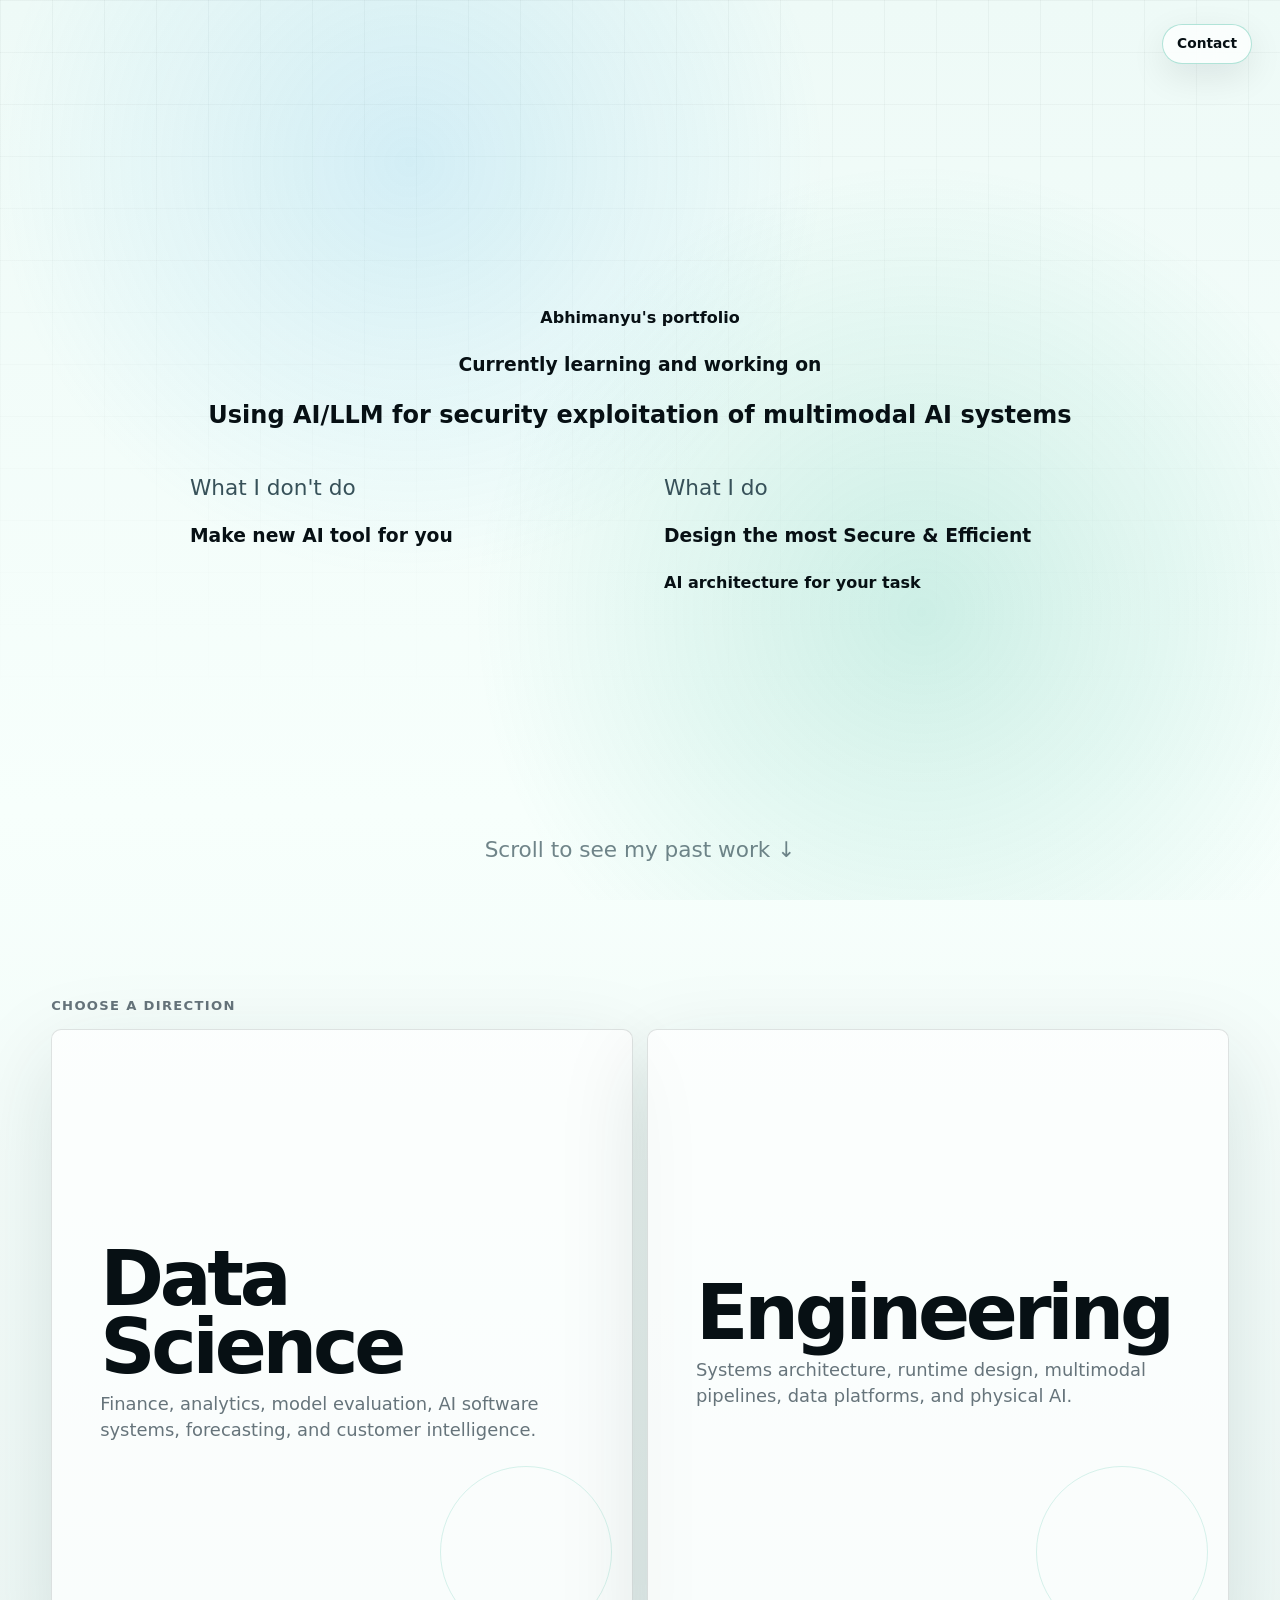
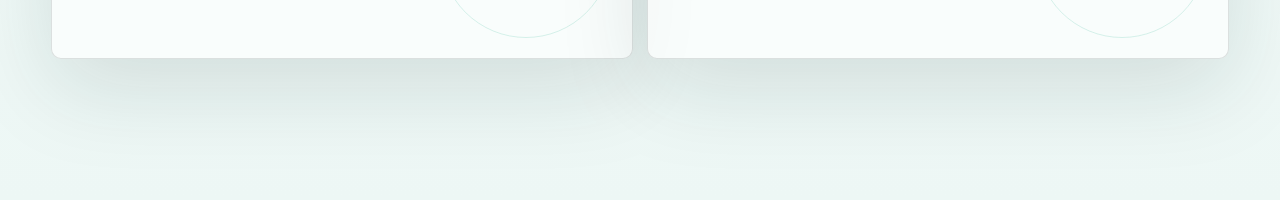
<file: index.html>
<!DOCTYPE html>
<html lang="en">
<head>
  <meta charset="UTF-8" />
  <meta name="viewport" content="width=device-width, initial-scale=1.0" />
  <title>Darwin Edge AI Portfolio</title>
  <meta name="description" content="Portfolio across data science, AI systems, engineering, finance, and physical AI." />
    <link rel="stylesheet" href="css/style.css" />
</head>
<body>
  <div class="grain" aria-hidden="true"></div>
  <a class="contact-fab" id="contactButton" href="contact.html">Contact</a>
  <main>
    <section class="landing" id="landing" aria-label="Landing">
  <div class="landing-content">
    <h4>Abhimanyu's portfolio</h4>
    <h3>Currently learning and working on</h3>
    <h2>Using AI/LLM for security exploitation of multimodal AI systems</h2>

    <div class="landing-boxes">

  <div class="landing-box landing-left">
    <p>What I don't do</p>
    <h3>Make new AI tool for you</h3>


  </div>

  <div class="landing-box landing-right">
    <p>What I do</p>
    <h3>Design the most Secure & Efficient</h3>
    <h4>AI architecture for your task</h4>

  </div>

      <p class="scroll-hint">Scroll to see my past work ↓</p>

</div>
  </div>
</section>

    <section class="experience" id="experience" aria-label="Portfolio navigation">
      <div class="level-bar">
        <div class="breadcrumb" id="breadcrumb">Choose a direction</div>
        <button class="back-btn" id="backButton" type="button" hidden>Back</button>
      </div>

      <div class="split-stage" id="stage">
        <article class="panel" id="panel-data">
          <button class="panel-btn" type="button" data-action="domain" data-value="data">
            <h2>Data Science</h2>
            <p>Finance, analytics, model evaluation, AI software systems, forecasting, and customer intelligence.</p>
          </button>
        </article>
        <article class="panel" id="panel-engineering">
          <button class="panel-btn" type="button" data-action="domain" data-value="engineering">
            <h2>Engineering</h2>
            <p>Systems architecture, runtime design, multimodal pipelines, data platforms, and physical AI.</p>
          </button>
        </article>
      </div>
    </section>
  </main>

  <div class="contact-backdrop" id="contactBackdrop" role="presentation">
    <section class="contact-panel" id="contactPanel" role="dialog" aria-modal="true" aria-labelledby="contactTitle">
      <header>
        <h2 id="contactTitle">Contact</h2>
        <button class="close-contact" id="closeContact" type="button" aria-label="Close contact panel">Close</button>
      </header>
      <div class="contact-list">
        <div class="contact-line"><span>Phone</span><a id="contactPhone" href="tel:+19427882407">+1-9427882407</a></div>
        <div class="contact-line"><span>Email 1</span><strong id="emailOne" class="empty">Empty placeholder</strong></div>
        <div class="contact-line"><span>Email 2</span><strong id="emailTwo" class="empty">Empty placeholder</strong></div>
      </div>
    </section>
  </div>


  <script src="js/projects.js"></script>
  <script src="js/script.js"></script>
</body>
</html>
</file>
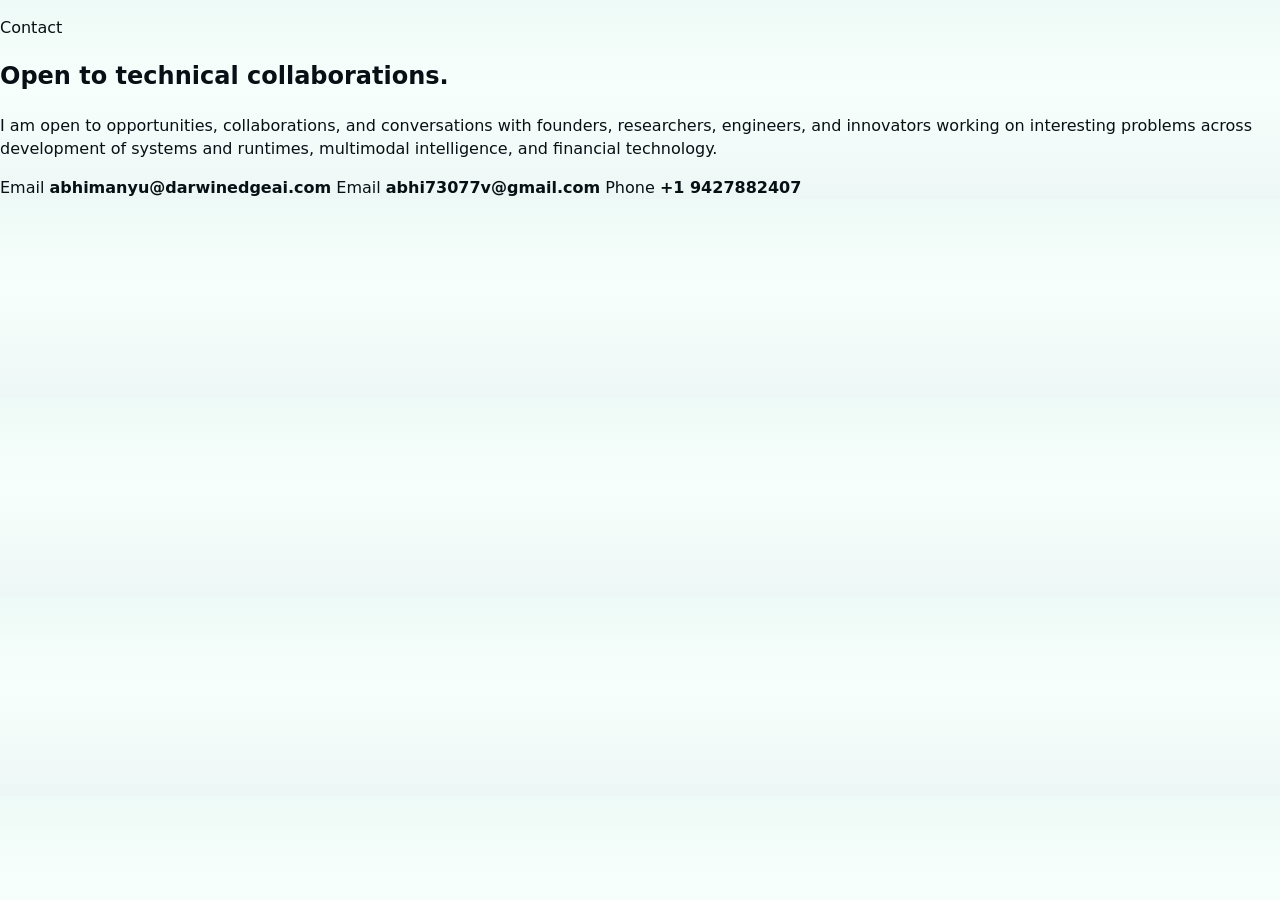
<file: contact.html>
<!DOCTYPE html>
<html lang="en">
<head>
  <meta charset="UTF-8" />
  <meta name="viewport" content="width=device-width, initial-scale=1.0" />
  <title>Contact | Systems Portfolio</title>
  <meta name="description" content="Contact for technical opportunities and collaborations across model design, AI architecture, multimodal intelligence, and financial technology." />
<!--  <link rel="icon" href="images/logo.svg" type="image/svg+xml" />-->
  <link rel="stylesheet" href="css/style.css" />
  <script async src="https://www.googletagmanager.com/gtag/js?id=G-LLYBDSSKZY"></script>
  <script>
    window.dataLayer = window.dataLayer || [];
    function gtag(){dataLayer.push(arguments);}
    gtag("js", new Date());
    gtag("config", "G-LLYBDSSKZY");
  </script>
</head>
<body>
  <div class="shell-grid" aria-hidden="true"></div>

  <header class="topbar">

    </nav>
  </header>

  <main class="contact-shell">
    <section class="contact-card">
      <p class="eyebrow">Contact</p>
      <h1>Open to technical collaborations.</h1>
      <p class="contact-lead">I am open to opportunities, collaborations, and conversations with founders, researchers, engineers, and innovators working on interesting problems across development of systems and runtimes, multimodal intelligence, and financial technology.</p>

      <div class="contact-rail" aria-label="Contact details">
        <a href="mailto:abhimanyu@darwinedgeai.com">
          <span>Email</span>
          <strong>abhimanyu@darwinedgeai.com</strong>
        </a>
        <a href="mailto:abhi73077v@gmail.com">
          <span>Email</span>
          <strong>abhi73077v@gmail.com</strong>
        </a>
        <a href="">
          <span>Phone</span>
          <strong> +1 9427882407 </strong>
        </a>
      </div>


    </section>
  </main>
</body>
</html>
</file>
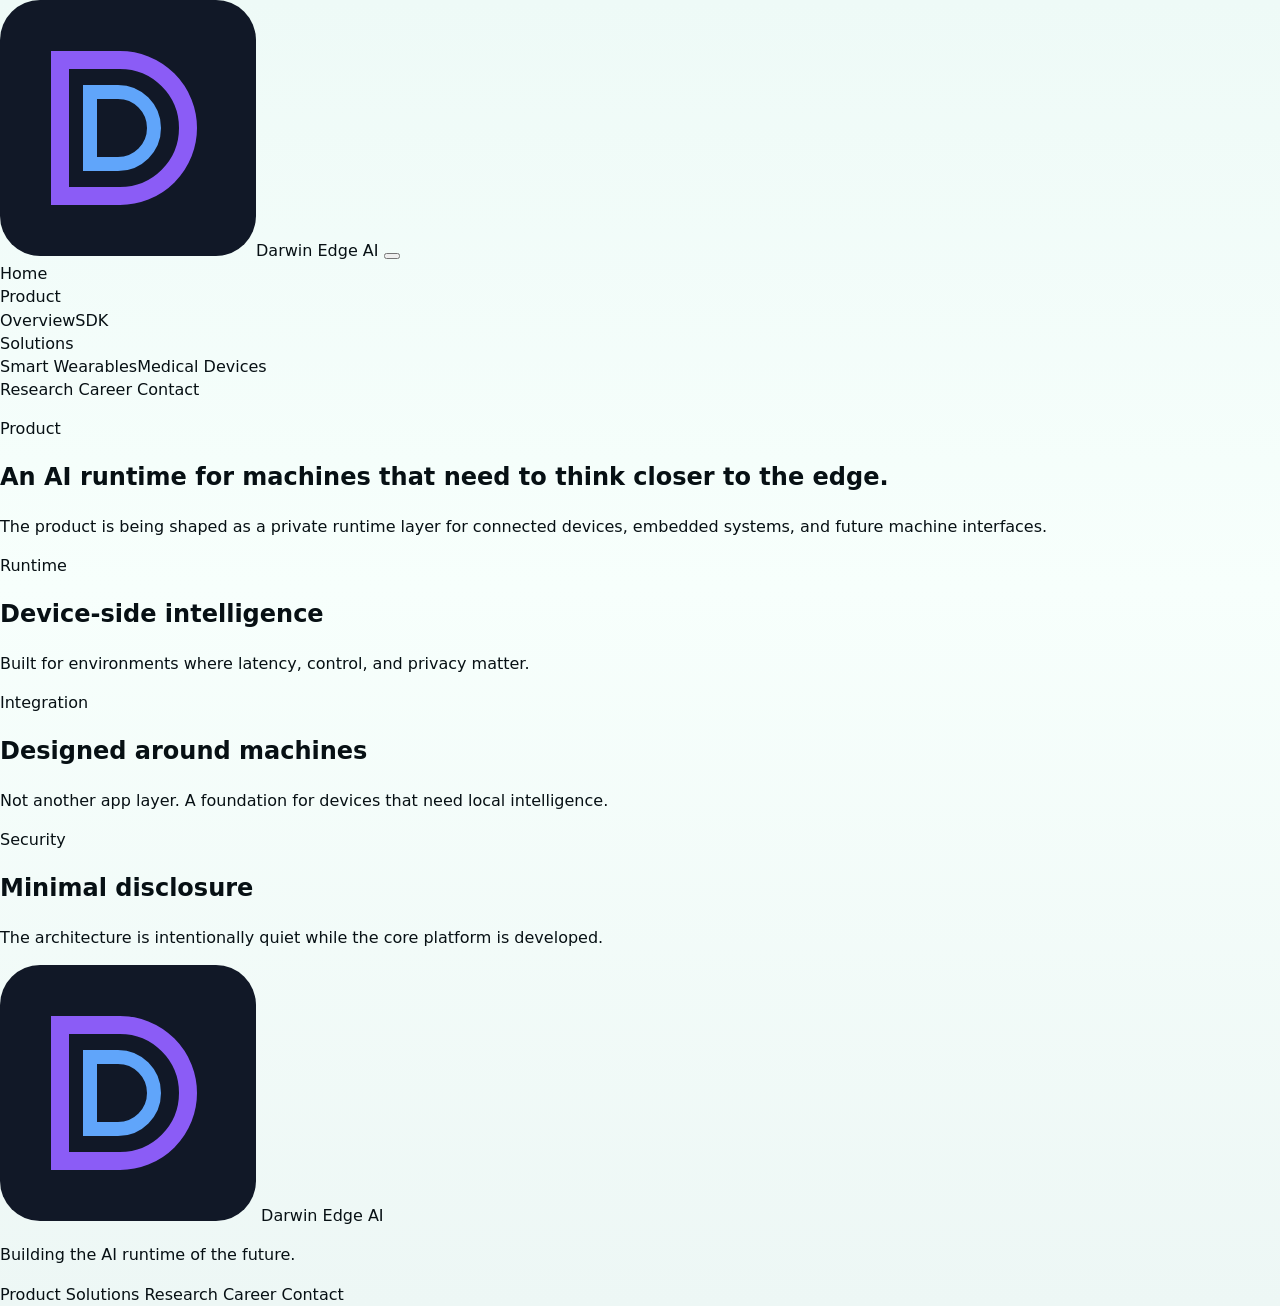
<file: products.html>
<!DOCTYPE html>
<html lang="en">
<head>
  <meta charset="UTF-8" />
  <meta name="viewport" content="width=device-width, initial-scale=1.0" />
  <title>Product | Darwin Edge AI</title>
  <link rel="icon" href="images/logo.svg" type="image/svg+xml" />
  <link rel="stylesheet" href="css/style.css" />
</head>
<body>
  <header class="site-header">
    <a class="brand" href="index.html"><img src="images/logo.svg" alt="Darwin Edge AI logo" /><span>Darwin Edge AI</span></a>
    <button class="nav-toggle" aria-label="Open navigation" aria-expanded="false"><span></span><span></span><span></span></button>
    <nav class="site-nav">
      <a href="index.html">Home</a>
      <div class="nav-item"><a class="active" href="products.html">Product</a><div class="dropdown"><a href="products.html">Overview</a><a href="sdk.html">SDK</a></div></div>
      <div class="nav-item"><a href="solutions.html">Solutions</a><div class="dropdown"><a href="solutions.html#smart-wearables">Smart Wearables</a><a href="solutions.html#medical-devices">Medical Devices</a></div></div>
      <a href="research.html">Research</a>
      <a href="careers.html">Career</a>
      <a href="contact.html">Contact</a>
    </nav>
  </header>
  <main>
    <section class="section page-hero quiet-page">
      <p class="eyebrow">Product</p>
      <h1>An AI runtime for machines that need to think closer to the edge.</h1>
      <p class="hero-text">The product is being shaped as a private runtime layer for connected devices, embedded systems, and future machine interfaces.</p>
    </section>
    <section class="section quiet-grid">
      <article><span>Runtime</span><h2>Device-side intelligence</h2><p>Built for environments where latency, control, and privacy matter.</p></article>
      <article><span>Integration</span><h2>Designed around machines</h2><p>Not another app layer. A foundation for devices that need local intelligence.</p></article>
      <article><span>Security</span><h2>Minimal disclosure</h2><p>The architecture is intentionally quiet while the core platform is developed.</p></article>
    </section>
  </main>
  <footer class="site-footer">
  <div>
    <a class="brand footer-brand" href="index.html">
      <img src="images/logo.svg" alt="Darwin Edge AI logo" />
      <span>Darwin Edge AI</span>
    </a>
    <p>Building the AI runtime of the future.</p>
  </div>
  <div class="footer-links">
    <a href="products.html">Product</a>
    <a href="solutions.html">Solutions</a>
    <a href="research.html">Research</a>
    <a href="careers.html">Career</a>
    <a href="contact.html">Contact</a>
  </div>
</footer>
  <script src="js/script.js"></script>
</body>
</html>
</file>
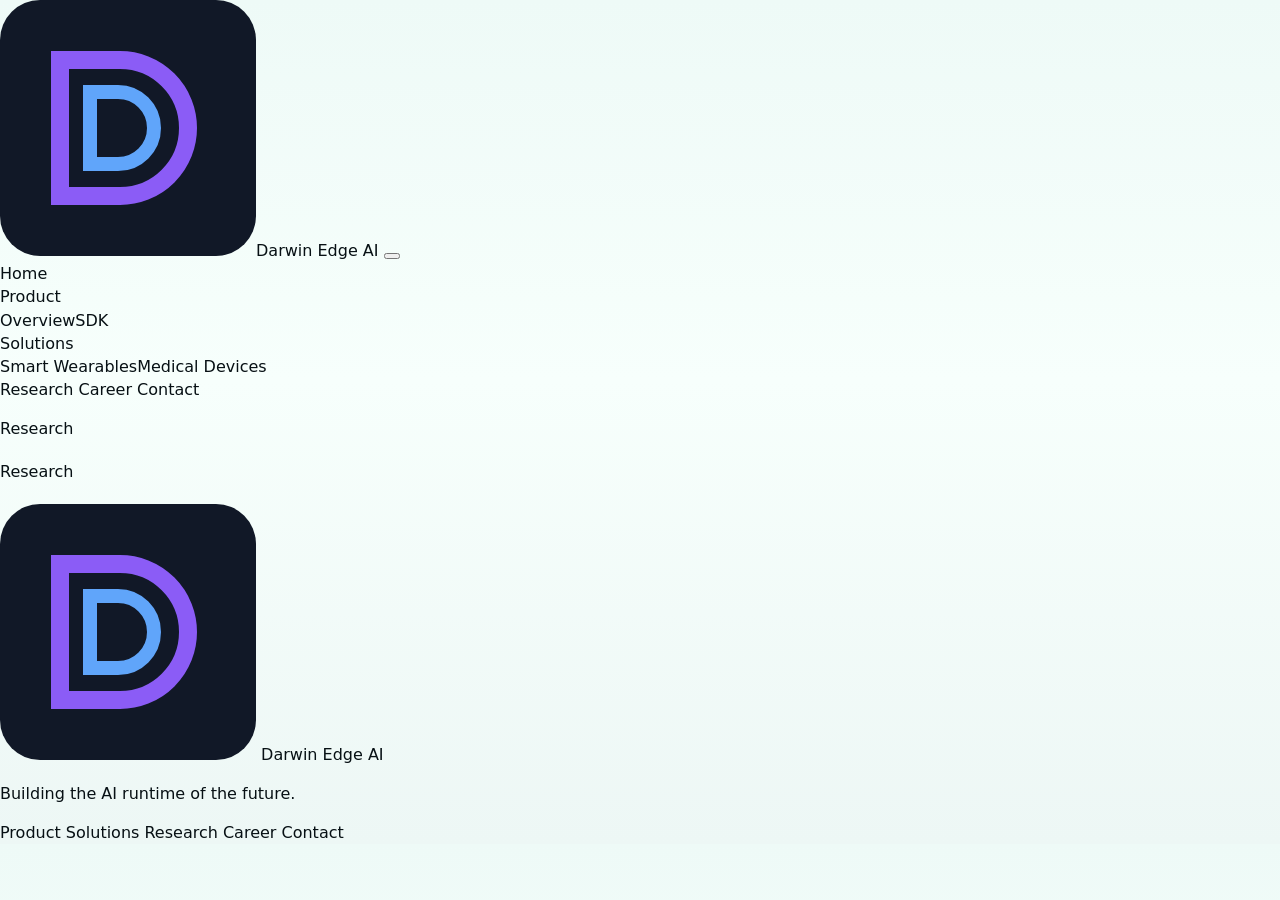
<file: research.html>
<!DOCTYPE html>
<html lang="en">
<head>
  <meta charset="UTF-8" />
  <meta name="viewport" content="width=device-width, initial-scale=1.0" />
  <title>Research | Darwin Edge AI</title>
  <link rel="icon" href="images/logo.svg" type="image/svg+xml" />
  <link rel="stylesheet" href="css/style.css" />
</head>
<body>
  <header class="site-header">
    <a class="brand" href="index.html"><img src="images/logo.svg" alt="Darwin Edge AI logo" /><span>Darwin Edge AI</span></a>
    <button class="nav-toggle" aria-label="Open navigation" aria-expanded="false"><span></span><span></span><span></span></button>
    <nav class="site-nav">
      <a href="index.html">Home</a>
      <div class="nav-item"><a href="products.html">Product</a><div class="dropdown"><a href="products.html">Overview</a><a href="sdk.html">SDK</a></div></div>
      <div class="nav-item"><a href="solutions.html">Solutions</a><div class="dropdown"><a href="solutions.html#smart-wearables">Smart Wearables</a><a href="solutions.html#medical-devices">Medical Devices</a></div></div>
      <a class="active" href="research.html">Research</a>
      <a href="careers.html">Career</a>
      <a href="contact.html">Contact</a>
    </nav>
  </header>
  <main>
    <section class="section page-hero quiet-page">
      <p class="eyebrow">Research</p>
      <h1></h1>
      <p class="hero-text"></p>
    </section>
    <section class="section research-hold">
      <div class="research-note">
        <span>Research</span>
        <h2></h2>
        <p>
          
        </p>
      </div>
    </section>
  </main>
  <footer class="site-footer">
  <div>
    <a class="brand footer-brand" href="index.html">
      <img src="images/logo.svg" alt="Darwin Edge AI logo" />
      <span>Darwin Edge AI</span>
    </a>
    <p>Building the AI runtime of the future.</p>
  </div>
  <div class="footer-links">
    <a href="products.html">Product</a>
    <a href="solutions.html">Solutions</a>
    <a href="research.html">Research</a>
    <a href="careers.html">Career</a>
    <a href="contact.html">Contact</a>
  </div>
</footer>
  <script src="js/script.js"></script>
</body>
</html>
</file>
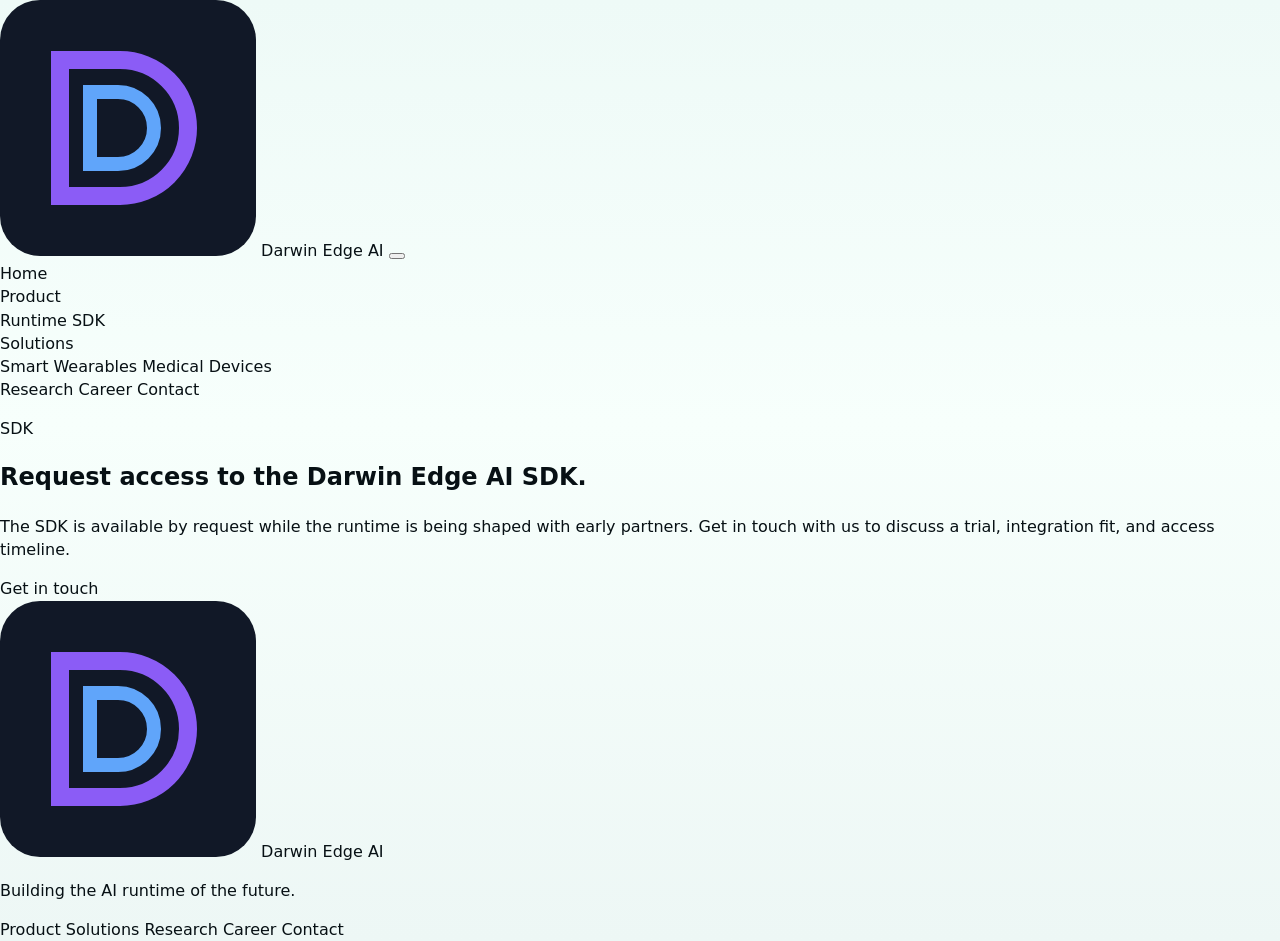
<file: sdk.html>
<!DOCTYPE html>
<html lang="en">
<head>
  <meta charset="UTF-8" />
  <meta name="viewport" content="width=device-width, initial-scale=1.0" />
  <title>SDK | Darwin Edge AI</title>
  <meta name="description" content="Get in touch with Darwin Edge AI to request a trial of the SDK." />
  <link rel="icon" href="images/logo.svg" type="image/svg+xml" />
  <link rel="stylesheet" href="css/style.css" />
</head>
<!-- Google tag (gtag.js) -->
<script async src="https://www.googletagmanager.com/gtag/js?id=G-LLYBDSSKZY"></script>
<script>
  window.dataLayer = window.dataLayer || [];
  function gtag(){dataLayer.push(arguments);}
  gtag('js', new Date());

  gtag('config', 'G-LLYBDSSKZY');
</script>
<body>
  <header class="site-header">
    <a class="brand" href="index.html">
      <img src="images/logo.svg" alt="Darwin Edge AI logo" />
      <span>Darwin Edge AI</span>
    </a>
    <button class="nav-toggle" aria-label="Open navigation" aria-expanded="false">
      <span></span>
      <span></span>
      <span></span>
    </button>
    <nav class="site-nav">
      <a href="index.html">Home</a>
      <div class="nav-item">
        <a class="active" href="products.html">Product</a>
        <div class="dropdown">
          <a href="products.html">Runtime</a>
          <a href="sdk.html">SDK</a>
        </div>
      </div>
      <div class="nav-item">
        <a href="solutions.html">Solutions</a>
        <div class="dropdown">
          <a href="solutions.html#smart-wearables">Smart Wearables</a>
          <a href="solutions.html#medical-devices">Medical Devices</a>
        </div>
      </div>
      <a href="research.html">Research</a>
      <a href="careers.html">Career</a>
      <a href="contact.html">Contact</a>
    </nav>
  </header>

  <main>
    <section class="section page-hero quiet-page sdk-page">
      <p class="eyebrow">SDK</p>
      <h1>Request access to the Darwin Edge AI SDK.</h1>
      <p class="hero-text">
        The SDK is available by request while the runtime is being shaped with early partners.
        Get in touch with us to discuss a trial, integration fit, and access timeline.
      </p>
      <a class="btn primary" href="contact.html">Get in touch</a>
    </section>
  </main>

  <footer class="site-footer">
  <div>
    <a class="brand footer-brand" href="index.html">
      <img src="images/logo.svg" alt="Darwin Edge AI logo" />
      <span>Darwin Edge AI</span>
    </a>
    <p>Building the AI runtime of the future.</p>
  </div>
  <div class="footer-links">
    <a href="products.html">Product</a>
    <a href="solutions.html">Solutions</a>
    <a href="research.html">Research</a>
    <a href="careers.html">Career</a>
    <a href="contact.html">Contact</a>
  </div>
</footer>

  <script src="js/script.js"></script>
</body>
</html>
</file>
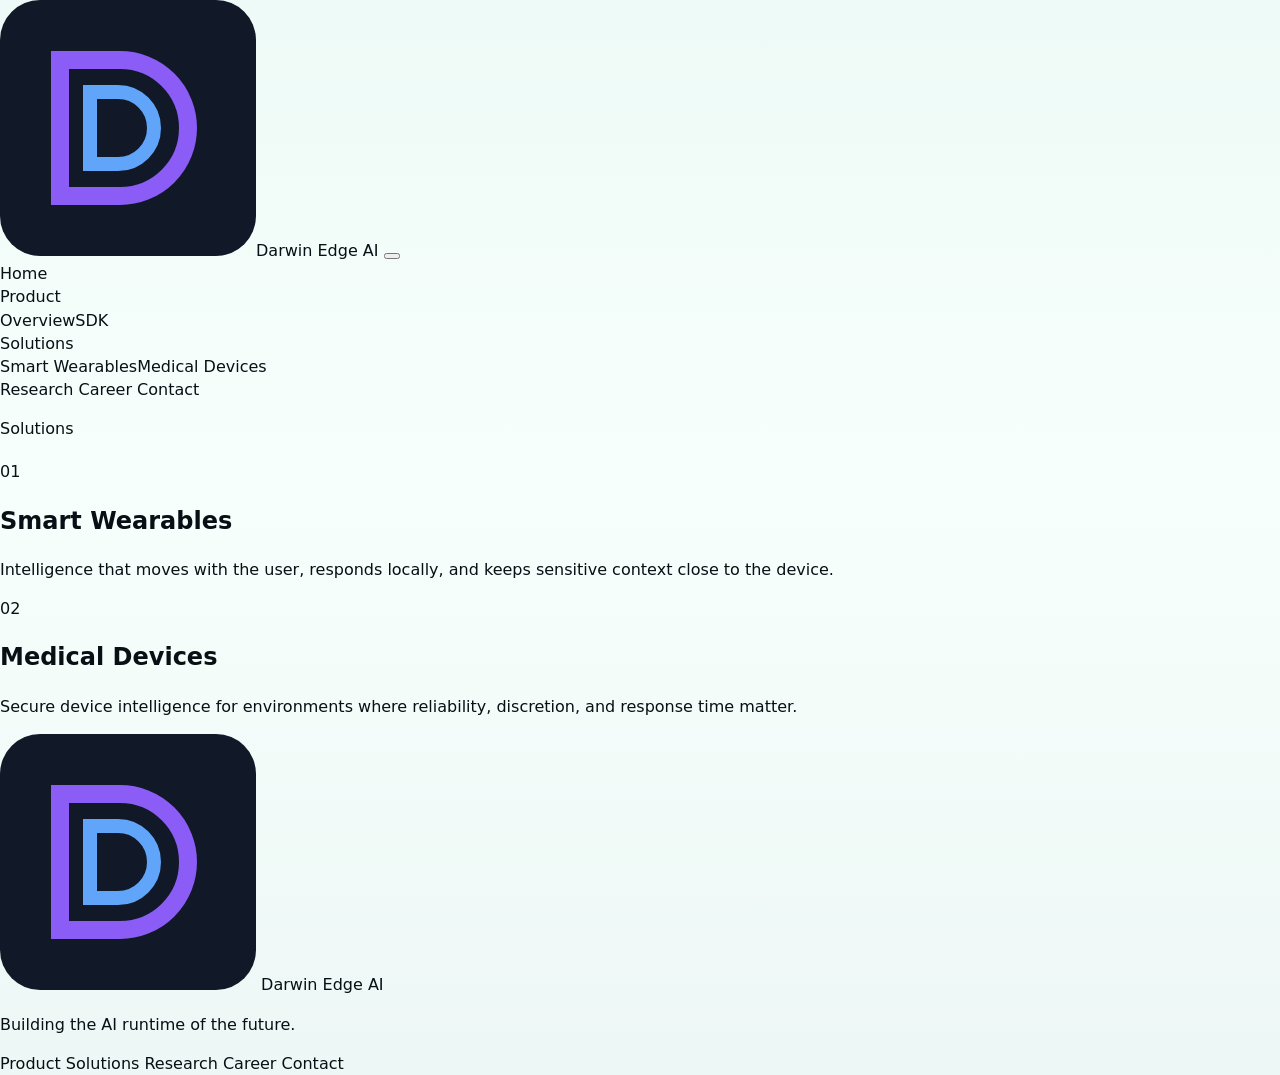
<file: solutions.html>
<!DOCTYPE html>
<html lang="en">
<head>
  <meta charset="UTF-8" />
  <meta name="viewport" content="width=device-width, initial-scale=1.0" />
  <title>Solutions | Darwin Edge AI</title>
  <link rel="icon" href="images/logo.svg" type="image/svg+xml" />
  <link rel="stylesheet" href="css/style.css" />
</head>
<body>
  <header class="site-header">
    <a class="brand" href="index.html"><img src="images/logo.svg" alt="Darwin Edge AI logo" /><span>Darwin Edge AI</span></a>
    <button class="nav-toggle" aria-label="Open navigation" aria-expanded="false"><span></span><span></span><span></span></button>
    <nav class="site-nav">
      <a href="index.html">Home</a>
      <div class="nav-item"><a href="products.html">Product</a><div class="dropdown"><a href="products.html">Overview</a><a href="sdk.html">SDK</a></div></div>
      <div class="nav-item"><a class="active" href="solutions.html">Solutions</a><div class="dropdown"><a href="solutions.html#smart-wearables">Smart Wearables</a><a href="solutions.html#medical-devices">Medical Devices</a></div></div>
      <a href="research.html">Research</a>
      <a href="careers.html">Career</a>
      <a href="contact.html">Contact</a>
    </nav>
  </header>
  <main>
    <section class="section page-hero quiet-page">
      <p class="eyebrow">Solutions</p>
      <h1></h1>
      <p class="hero-text"></p>
    </section>
    <section class="section solution-list">
      <a class="solution-panel" id="smart-wearables" href="contact.html">
        <span>01</span>
        <h2>Smart Wearables</h2>
        <p>Intelligence that moves with the user, responds locally, and keeps sensitive context close to the device.</p>
      </a>
      <a class="solution-panel" id="medical-devices" href="contact.html">
        <span>02</span>
        <h2>Medical Devices</h2>
        <p>Secure device intelligence for environments where reliability, discretion, and response time matter.</p>
      </a>
    </section>
  </main>
  <footer class="site-footer">
  <div>
    <a class="brand footer-brand" href="index.html">
      <img src="images/logo.svg" alt="Darwin Edge AI logo" />
      <span>Darwin Edge AI</span>
    </a>
    <p>Building the AI runtime of the future.</p>
  </div>
  <div class="footer-links">
    <a href="products.html">Product</a>
    <a href="solutions.html">Solutions</a>
    <a href="research.html">Research</a>
    <a href="careers.html">Career</a>
    <a href="contact.html">Contact</a>
  </div>
</footer>
  <script src="js/script.js"></script>
</body>
</html>
</file>
<file: css/style.css>
:root{--bg:#eefaf7;--ink:#071014;--muted:#66747b;--panel:#ffffffcc;--line:rgba(7,16,20,.12);--line2:rgba(24,172,137,.32);--green:#18ac89;--cyan:#3daee9;--dark:#071014;--soft:#f7fffc;--shadow:0 28px 90px rgba(12,43,43,.13);--r:10px}
    *{box-sizing:border-box}html{scroll-behavior:smooth}body{margin:0;background:linear-gradient(180deg,#eefaf7,#f7fffc 45%,#edf7f5);color:var(--ink);font-family:Inter,ui-sans-serif,system-ui,-apple-system,BlinkMacSystemFont,"Segoe UI",Arial,sans-serif;line-height:1.45}button,a{font:inherit}button{color:inherit}a{color:inherit;text-decoration:none}.grain{position:fixed;inset:0;pointer-events:none;background-image:linear-gradient(rgba(7,16,20,.035) 1px,transparent 1px),linear-gradient(90deg,rgba(7,16,20,.035) 1px,transparent 1px);background-size:52px 52px;mask-image:linear-gradient(to bottom,black,transparent 80%)}
    .contact-fab{position:fixed;right:clamp(14px,2.5vw,28px);top:clamp(12px,2.2vw,24px);z-index:80;border:1px solid var(--line2);border-radius:999px;background:rgba(255,255,255,.72);backdrop-filter:blur(16px);box-shadow:0 12px 36px rgba(7,16,20,.09);padding:9px 14px;font-size:.86rem;font-weight:800;cursor:pointer}.contact-fab:hover,.contact-fab:focus-visible{outline:none;border-color:var(--green);background:#fff}.landing{min-height:100svh;display:grid;place-items:center;padding:40px;text-align:center;background:radial-gradient(circle at 32% 18%,rgba(61,174,233,.16),transparent 26rem),radial-gradient(circle at 72% 68%,rgba(24,172,137,.18),transparent 28rem)}.landing h1{margin:0 0 18px;font-size:clamp(3.4rem,11vw,9rem);line-height:.86;letter-spacing:-.06em}.landing p{margin:0;color:#375159;font-size:clamp(1rem,1.8vw,1.35rem)}
    .experience{min-height:100svh;padding:clamp(64px,8vw,96px) clamp(16px,4vw,52px) 34px}.level-bar{display:flex;align-items:center;justify-content:space-between;gap:16px;margin-bottom:14px}.breadcrumb{color:var(--muted);font-size:.82rem;font-weight:850;text-transform:uppercase;letter-spacing:.1em}.back-btn{border:1px solid var(--line);border-radius:999px;background:rgba(255,255,255,.7);padding:8px 12px;cursor:pointer;color:var(--muted);font-size:.85rem;font-weight:800}.back-btn:hover{color:var(--ink);border-color:var(--line2)}.split-stage{height:min(70svh,660px);min-height:480px;display:grid;grid-template-columns:1fr 1fr;gap:14px;transition:grid-template-columns .55s ease}.split-stage.selected-left{grid-template-columns:1fr 0fr}.split-stage.selected-right{grid-template-columns:0fr 1fr}.panel{position:relative;overflow:hidden;border:1px solid var(--line);border-radius:var(--r);background:rgba(255,255,255,.64);box-shadow:var(--shadow);transition:opacity .45s ease,transform .45s ease,border-color .3s ease}.panel.hidden{opacity:0;pointer-events:none;transform:scale(.985)}.panel-btn{width:100%;height:100%;border:0;background:transparent;text-align:left;padding:clamp(22px,4vw,48px);cursor:pointer;display:grid;align-content:center}.panel-btn h2{margin:0 0 10px;font-size:clamp(2.2rem,6vw,6rem);letter-spacing:-.055em;line-height:.88}.panel-btn p{max-width:560px;margin:0;color:var(--muted);font-size:clamp(1rem,1.4vw,1.15rem)}.panel:hover{border-color:var(--line2)}.panel::before{content:"";position:absolute;inset:auto 20px 20px auto;width:170px;height:170px;border:1px solid var(--line2);border-radius:50%;opacity:.5}.subnav{display:none;height:100%;grid-template-rows:auto 1fr;gap:18px;padding:clamp(18px,3vw,34px)}.subnav.active{display:grid}.subnav-head h2{margin:0 0 8px;font-size:clamp(2rem,4.6vw,4.4rem);letter-spacing:-.05em;line-height:.9}.subnav-head p{max-width:760px;margin:0;color:var(--muted)}.tile-grid{display:grid;grid-template-columns:repeat(2,minmax(0,1fr));gap:12px;align-content:}.tile-grid.three{grid-template-columns:repeat(3,minmax(0,1fr))}.tile{border:1px solid var(--line);border-radius:var(--r);background:rgba(255,255,255,.7);padding:22px;text-align:left;cursor:pointer;display:grid;align-content:end;min-height:190px}.tile:hover,.tile:focus-visible{outline:none;border-color:var(--green);box-shadow:0 18px 48px rgba(24,172,137,.13)}.tile strong{display:block;font-size:clamp(1.3rem,2.8vw,2.8rem);letter-spacing:-.04em;line-height:.95}.tile span{display:block;margin-top:10px;color:var(--muted);font-size:.94rem}.project-view{display:none;height:100%;grid-template-rows:auto auto 1fr;gap:12px}.project-view.active{display:grid}.project-head{display:flex;align-items:end;justify-content:space-between;gap:16px}.project-head h2{margin:0;font-size:clamp(2rem,4vw,4rem);letter-spacing:-.05em;line-height:.9}.project-head p{margin:8px 0 0;color:var(--muted);max-width:780px}.project-ribbon{display:grid;grid-auto-flow:column;grid-auto-columns:minmax(230px,310px);gap:10px;overflow-x:auto;padding-bottom:8px}.project-card{min-height:156px;border:1px solid var(--line);border-radius:var(--r);background:rgba(255,255,255,.75);padding:15px;text-align:left;cursor:pointer}.project-card:hover,.project-card.active{border-color:var(--green);background:#fff}.project-card small{display:block;color:var(--green);font-weight:900;text-transform:uppercase;letter-spacing:.08em;font-size:.68rem}.project-card strong{display:block;margin:8px 0 6px}.project-card span{color:var(--muted);font-size:.86rem}.project-detail{min-height:0;overflow:auto;border:1px solid var(--line);border-radius:var(--r);background:rgba(255,255,255,.72);padding:clamp(18px,2.5vw,28px)}.detail-title{display:flex;justify-content:space-between;gap:18px;align-items:start}.detail-title h3{margin:0;font-size:clamp(1.7rem,3vw,3rem);letter-spacing:-.04em;line-height:1}.detail-title p{margin:8px 0 0;color:var(--muted);max-width:760px}.tag-row{display:flex;flex-wrap:wrap;gap:6px;margin-top:14px}.tag-row em{font-style:normal;border:1px solid var(--line);border-radius:999px;padding:5px 8px;color:var(--muted);font-size:.75rem;font-weight:800}.diagram{display:flex;align-items:center;gap:8px;overflow-x:auto;margin:22px 0;padding:12px;border:1px solid var(--line);border-radius:var(--r);background:rgba(247,255,252,.7)}.diagram span{flex:0 0 auto;border:1px solid var(--line);border-radius:var(--r);padding:8px 10px;background:#fff;font-size:.84rem}.diagram b{flex:0 0 28px;height:1px;background:linear-gradient(90deg,var(--green),var(--cyan))}.detail-grid{display:grid;grid-template-columns:repeat(2,minmax(0,1fr));gap:10px}.detail-grid section{border:1px solid var(--line);border-radius:var(--r);background:rgba(255,255,255,.6);padding:14px}.detail-grid h4{margin:0 0 6px;color:#11775f}.detail-grid p,.detail-grid li{margin:0;color:var(--muted);font-size:.92rem}.detail-grid ul{margin:0;padding-left:18px}.research-strip{margin-top:12px;border:1px solid var(--line);border-radius:var(--r);padding:12px;background:rgba(255,255,255,.62);color:var(--muted);font-size:.9rem}.contact-backdrop{position:fixed;inset:0;z-index:100;display:none;place-items:start end;padding:70px clamp(14px,2.5vw,28px);background:rgba(7,16,20,.18);backdrop-filter:blur(5px)}.contact-backdrop.open{display:grid}.contact-panel{width:min(360px,calc(100vw - 28px));border:1px solid var(--line2);border-radius:var(--r);background:rgba(255,255,255,.95);box-shadow:var(--shadow);padding:18px}.contact-panel header{display:flex;align-items:center;justify-content:space-between;margin-bottom:12px}.contact-panel h2{margin:0;font-size:1.05rem}.close-contact{border:1px solid var(--line);border-radius:999px;background:#fff;padding:6px 9px;cursor:pointer}.contact-list{display:grid;gap:10px}.contact-line{border:1px solid var(--line);border-radius:var(--r);padding:12px}.contact-line span{display:block;color:var(--green);font-size:.72rem;font-weight:900;text-transform:uppercase;letter-spacing:.08em}.contact-line a,.contact-line strong{display:block;margin-top:4px;color:var(--ink);word-break:break-word}.empty{color:#93a0a6;font-style:italic}@media (prefers-reduced-motion:reduce){*{scroll-behavior:auto!important;transition:none!important}}@media(max-width:820px){.split-stage,.split-stage.selected-left,.split-stage.selected-right{height:auto;min-height:0;grid-template-columns:1fr}.panel{min-height:260px}.tile-grid,.tile-grid.three,.detail-grid{grid-template-columns:1fr}.experience{padding-top:78px}.project-view{height:auto}.contact-fab{top:12px;right:12px}.landing h1{font-size:clamp(3rem,18vw,5.5rem)}}
.landing-content {
  width: min(900px, 90%);
  margin: 0 auto;
}

/* Two unequal columns spanning the available width */
.landing-boxes {
  display: grid;
  grid-template-columns: 1fr 1fr;
  gap: 48px;
  width: 100%;
  max-width: none;
  box-sizing: border-box;
  margin-top: 40px;
  align-items: start;
}

.landing-left,
.landing-right {
  width: 100%;
  max-width: none;
  min-width: 0;
  box-sizing: border-box;
  text-align: left;
}

/* Center the scroll instruction across the whole screen */
.scroll-hint {
  position: absolute;
  left: 0;
  right: 0;
  text-align: center;
  margin: 0;
  bottom: 35px;
  font-size: 0.9rem;
  opacity: 0.7;
}

/* Give the landing section a positioning reference */
.landing {
  position: relative;
}

/* Stack columns on mobile */
@media (max-width: 600px) {
  .landing-boxes {
    grid-template-columns: 1fr;
    gap: 24px;
  }

  .scroll-hint {
    bottom: 18px;
  }
}
</file>
